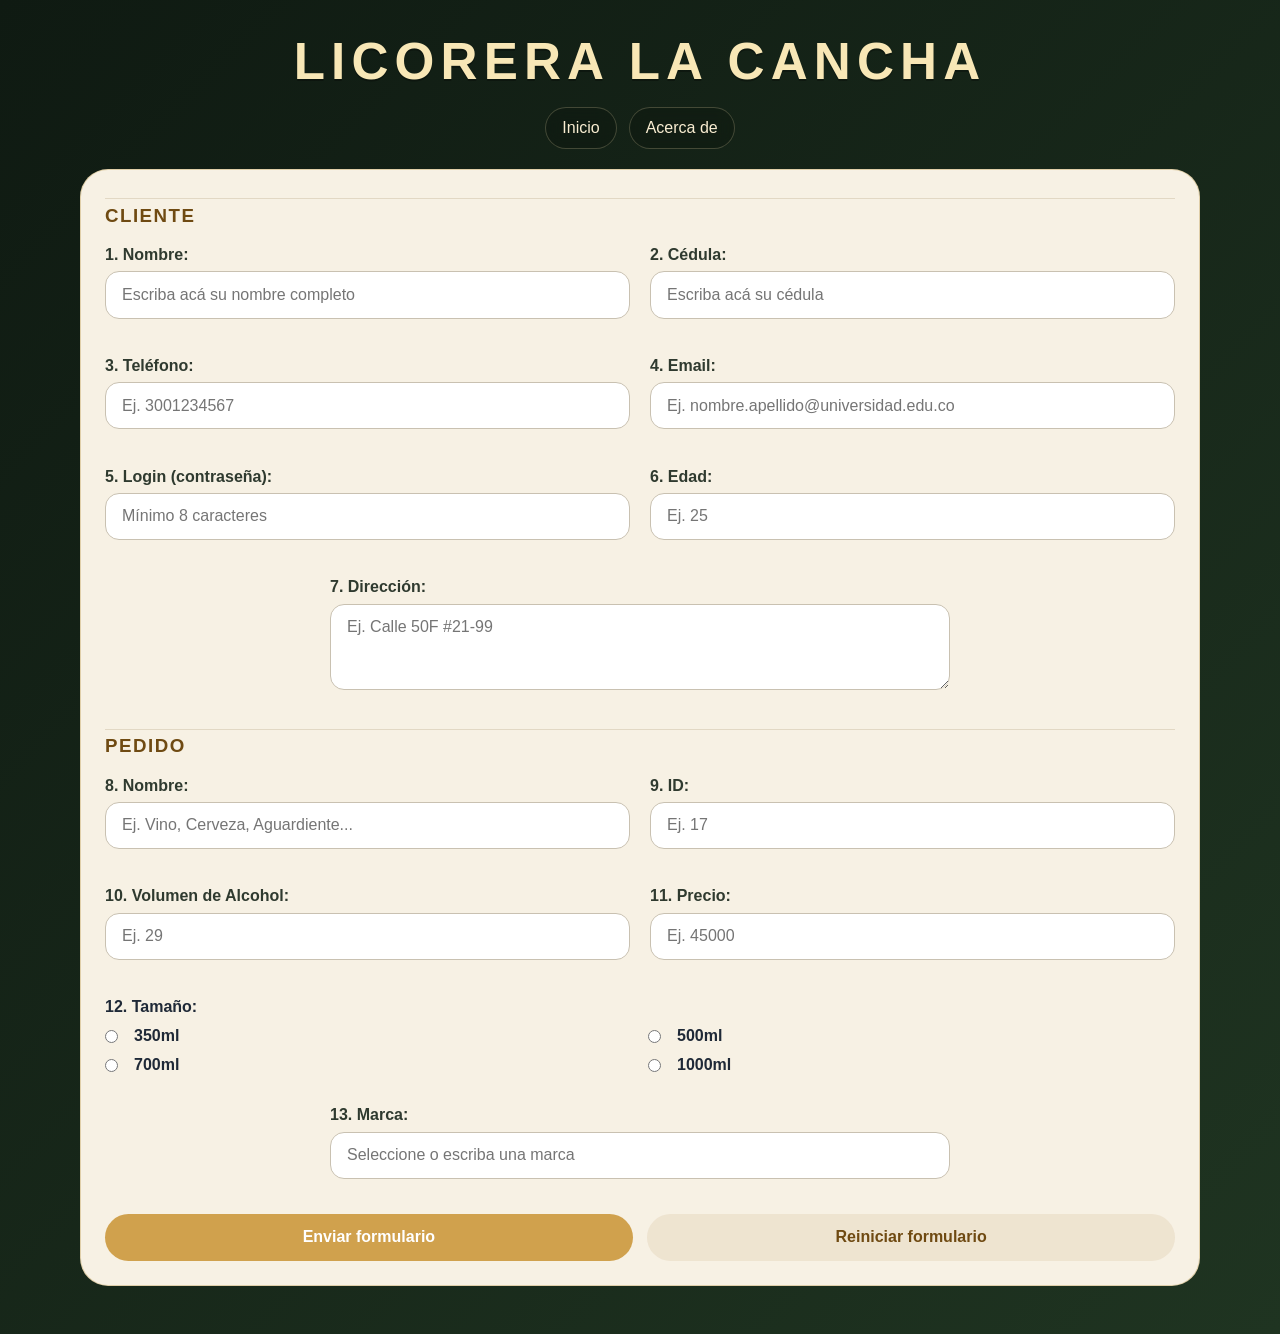
<file: Trabajo1/index.html>
<!DOCTYPE html>
<html lang="es">
<!-- Formulario: Licorera La Cancha V_01 -->

<head>
    <meta charset="UTF-8">
    <meta name="viewport" content="width=device-width, initial-scale=1.0">
    <meta name="author" content="Juan Luis Montiel Villalba, Juan Manuel Rodríguez Sánchez">
    <meta name="description" content="Licorera La Cancha, la mejor excusa para compartir con tus amigos">
    <link rel="icon" type="image/svg+xml" href="https://www.svgrepo.com/show/137442/soccer-field.svg">
    <link rel="stylesheet" href="style.css">
    <title>Licorera La Cancha</title>
</head>

<body>

    <h2>LICORERA LA CANCHA</h2>

    <nav>
        <ul>
            <li><a href="index.html">Inicio</a></li>
            <li><a href="about.html">Acerca de</a></li>
        </ul>
    </nav>

    <form id="formulario_n01" name="formularioN01" action="validacion_form.js" novalidate>

        <h3>CLIENTE</h3>

        <p>
            <label for="cliente_nombre">1. Nombre:</label>
            <input type="text" id="cliente_nombre" name="ClienteNombre" placeholder="Escriba acá su nombre completo" 
                size="27" required="on" autocomplete="on" pattern="[A-Za-zÁÉÍÓÚáéíóúÑñ ]{3,}"
                title="El nombre debe contener solo letras y espacios, con un mínimo de 3 caracteres.">
        </p>

        <p>
            <label for="cliente_cedula">2. Cédula:</label>
            <input type="number" id="cliente_cedula" name="ClienteCedula" placeholder="Escriba acá su cédula"
                required="on" autocomplete="on"
                title="La cédula debe tener entre 8 y 11 dígitos numéricos.">
        </p>

        <p>
            <label for="cliente_telefono">3. Teléfono:</label>
            <input type="number" id="cliente_telefono" name="ClienteTelefono"
                placeholder="Ej. 3001234567" size="15" required="on" autocomplete="on"
                title="El teléfono debe tener exactamente 10 dígitos numéricos. Ej: 3001234567">
        </p>

        <p>
            <label for="cliente_email">4. Email:</label>
            <input type="email" id="cliente_email" name="ClienteEmail"
                placeholder="Ej. nombre.apellido@universidad.edu.co" size="32" required="on" autocomplete="on"
                title="Ingrese un correo válido. Ej: nombre.apellido@universidad.edu.co">
        </p>

        <p>
            <label for="cliente_login">5. Login (contraseña):</label>
            <input type="password" id="cliente_login" name="ClienteLogin" title="Mínimo 8 caracteres, incluyendo al menos una letra mayúscula, una letra minúscula y un número" 
                placeholder="Mínimo 8 caracteres" size="20" required="on" autocomplete="on" pattern="(?=.*\d)(?=.*[a-z])(?=.*[A-Z]).{8,}">
        </p>

        <p>
            <label for="cliente_edad">6. Edad:</label>
            <input type="number" id="cliente_edad" name="ClienteEdad" placeholder="Ej. 25" min="18" max="99"
                size="7" required="on" autocomplete="on"
                title="La edad debe ser un número entero entre 18 y 99.">
        </p>

        <p>
            <label for="cliente_direccion">7. Dirección:</label>
            <textarea id="cliente_direccion" name="ClienteDireccion" placeholder="Ej. Calle 50F #21-99" 
            cols="25" rows="2" required="on" autocomplete="on"
            title="La dirección debe tener 15 y 80 caracteres. Ej: Calle 50F #21-99"
            minlength="15" maxlength="80"></textarea>
        </p>

        <h3>PEDIDO</h3>

        <p>
            <label for="pedido_nombre">8. Nombre:</label>
            <input type="text" id="pedido_nombre" name="PedidoNombre"
                placeholder="Ej. Vino, Cerveza, Aguardiente..." size="27" required="on" autocomplete="on"
                minlength="4" pattern=".{4,}"
                title="El nombre del producto debe tener al menos 4 caracteres.">
        </p>

        <p>
            <label for="pedido_id">9. ID:</label>
            <input type="number" id="pedido_id" name="PedidoId" placeholder="Ej. 17"
                min="1" max="100" required="on" autocomplete="on"
                title="El ID debe ser un número entero entre 1 y 100.">
        </p>

        <p>
            <label for="pedido_volumen_alcohol">10. Volumen de Alcohol:</label>
            <input type="number" id="pedido_volumen_alcohol" name="PedidoVolumenAlcohol" placeholder="Ej. 29"
                min="0" max="100" size="5" required="on" autocomplete="on"
                title="El volumen de alcohol debe ser un número entero entre 0 y 100.">
        </p>

        <p>
            <label for="pedido_precio">11. Precio:</label>
            <input type="number" id="pedido_precio" name="PedidoPrecio" placeholder="Ej. 45000"
                min="1000" max="500000" required="on" autocomplete="on"
                title="El precio debe ser un número entre 1.000 y 500.000.">
        </p>

        <p class="grupo-tamano">
            <label>12. Tamaño:</label><br>
            <input type="radio" id="pedido_tamano_350" name="PedidoTamano" value="350ml" required
                title="Debe seleccionar un tamaño: 350ml, 500ml, 700ml o 1000ml.">
            <label for="pedido_tamano_350">350ml</label>
            <input type="radio" id="pedido_tamano_500" name="PedidoTamano" value="500ml"
                title="Debe seleccionar un tamaño: 350ml, 500ml, 700ml o 1000ml.">
            <label for="pedido_tamano_500">500ml</label>
            <input type="radio" id="pedido_tamano_700" name="PedidoTamano" value="700ml"
                title="Debe seleccionar un tamaño: 350ml, 500ml, 700ml o 1000ml.">
            <label for="pedido_tamano_700">700ml</label>
            <input type="radio" id="pedido_tamano_1000" name="PedidoTamano" value="1000ml"
                title="Debe seleccionar un tamaño: 350ml, 500ml, 700ml o 1000ml.">
            <label for="pedido_tamano_1000">1000ml</label>
        </p>

        <p>
            <label for="pedido_marca">13. Marca:</label>
            <input type="text" id="pedido_marca" name="PedidoMarca" placeholder="Seleccione o escriba una marca"
                size="27" required autocomplete="off" list="lista_marcas"
                maxlength="30" pattern=".{1,30}"
                title="La marca puede tener hasta 30 caracteres.">
                <datalist id="lista_marcas">
                <option value="Pilsen">Pilsen</option>
                <option value="Smirnoff">Smirnoff</option>
                <option value="Don Julio">Don Julio</option>
                <option value="Gato Negro">Gato Negro</option>
                <option value="Buchanan's">Buchanan's</option>
                <option value="Club Colombia">Club Colombia</option>
                <option value="Johnnie Walker">Johnnie Walker</option>
            </datalist>
        </p>

        <p>
            <button type="submit">Enviar formulario</button>
            <button type="reset">Reiniciar formulario</button>
        </p>

    </form>

    <script src="validacion_form.js"></script>

</body>

</html>
</file>
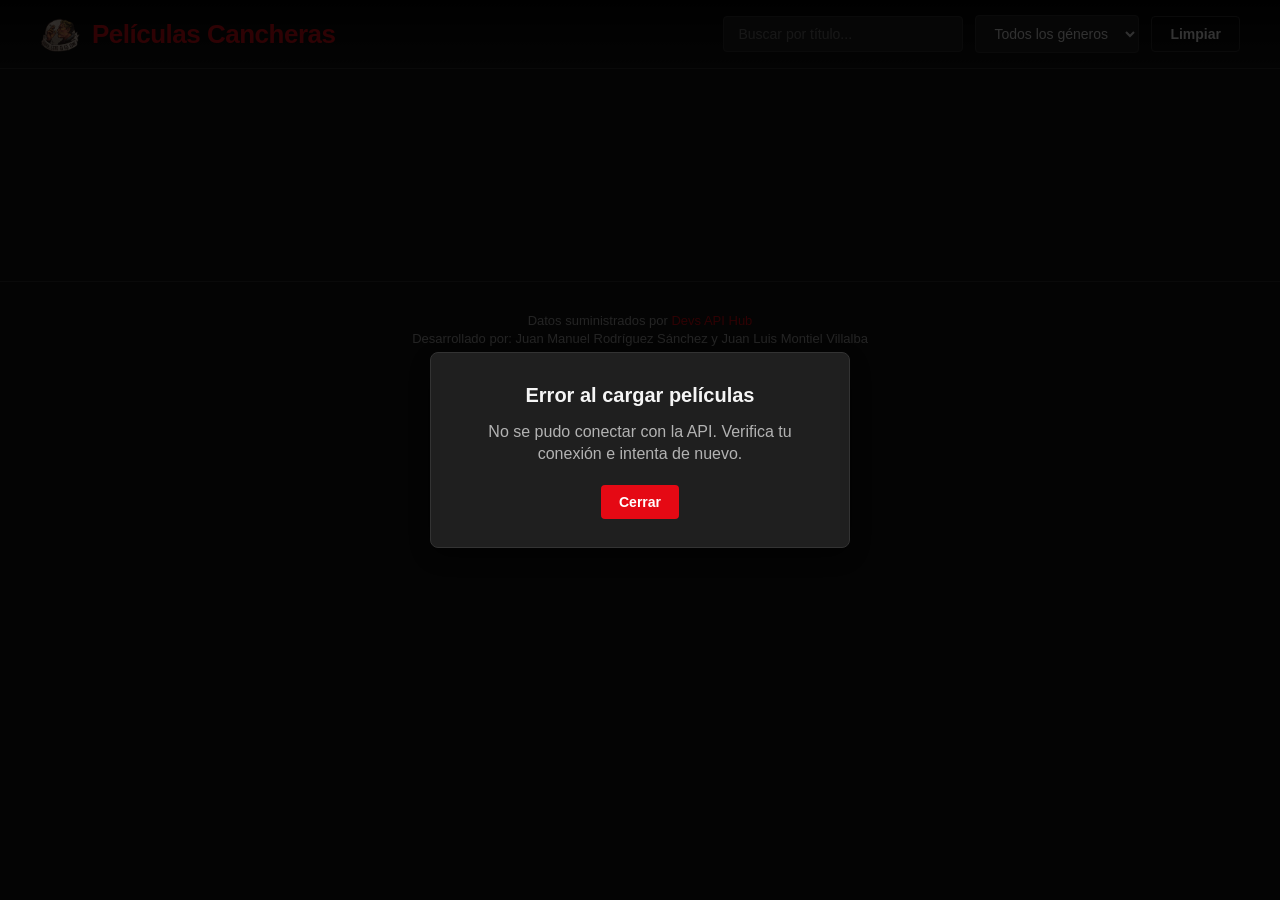
<file: Trabajo3/proyecto/index.html>
<!DOCTYPE html>
<html lang="es">

<head>
    <meta charset="UTF-8" />
    <meta name="viewport" content="width=device-width, initial-scale=1.0" />
    <title>Películas Cancheras - Catálogo</title>
    <link rel="stylesheet" href="css/styles.css" />
    <meta name="author" content="Juan Luis Montiel Villalba, Juan Manuel Rodríguez Sánchez">
    <meta name="description" content="Películas Cancheras para todos los cinefilos.">
    <link rel="icon" type="image/png" href="assets/logo.png">
</head>

<body>
    <!-- Navbar -->
    <header id="navbar"></header>

    <main class="container">
        <div id="status" class="status" role="status" aria-live="polite"></div>

        <section id="catalog" class="catalog" aria-label="Catálogo de películas"></section>

        <nav id="pagination" class="pagination" aria-label="Paginación"></nav>
    </main>

    <div id="modal" class="modal" role="dialog" aria-hidden="true"></div>

    <footer class="footer">
        <p>Datos suministrados por <a href="https://devsapihub.com/docs/api-movies" target="_blank" rel="noopener">Devs
                API Hub</a></p>
        <p>Desarrollado por: Juan Manuel Rodríguez Sánchez y Juan Luis Montiel Villalba</a></p>
    </footer>

    <!-- Módulos JS -->
    <script src="js/services/api.js"></script>
    <script src="js/components/navbar.js"></script>
    <script src="js/components/card.js"></script>
    <script src="js/components/modal.js"></script>
    <script src="js/views/home.js"></script>
    <script src="js/main.js"></script>
</body>

</html>
</file>
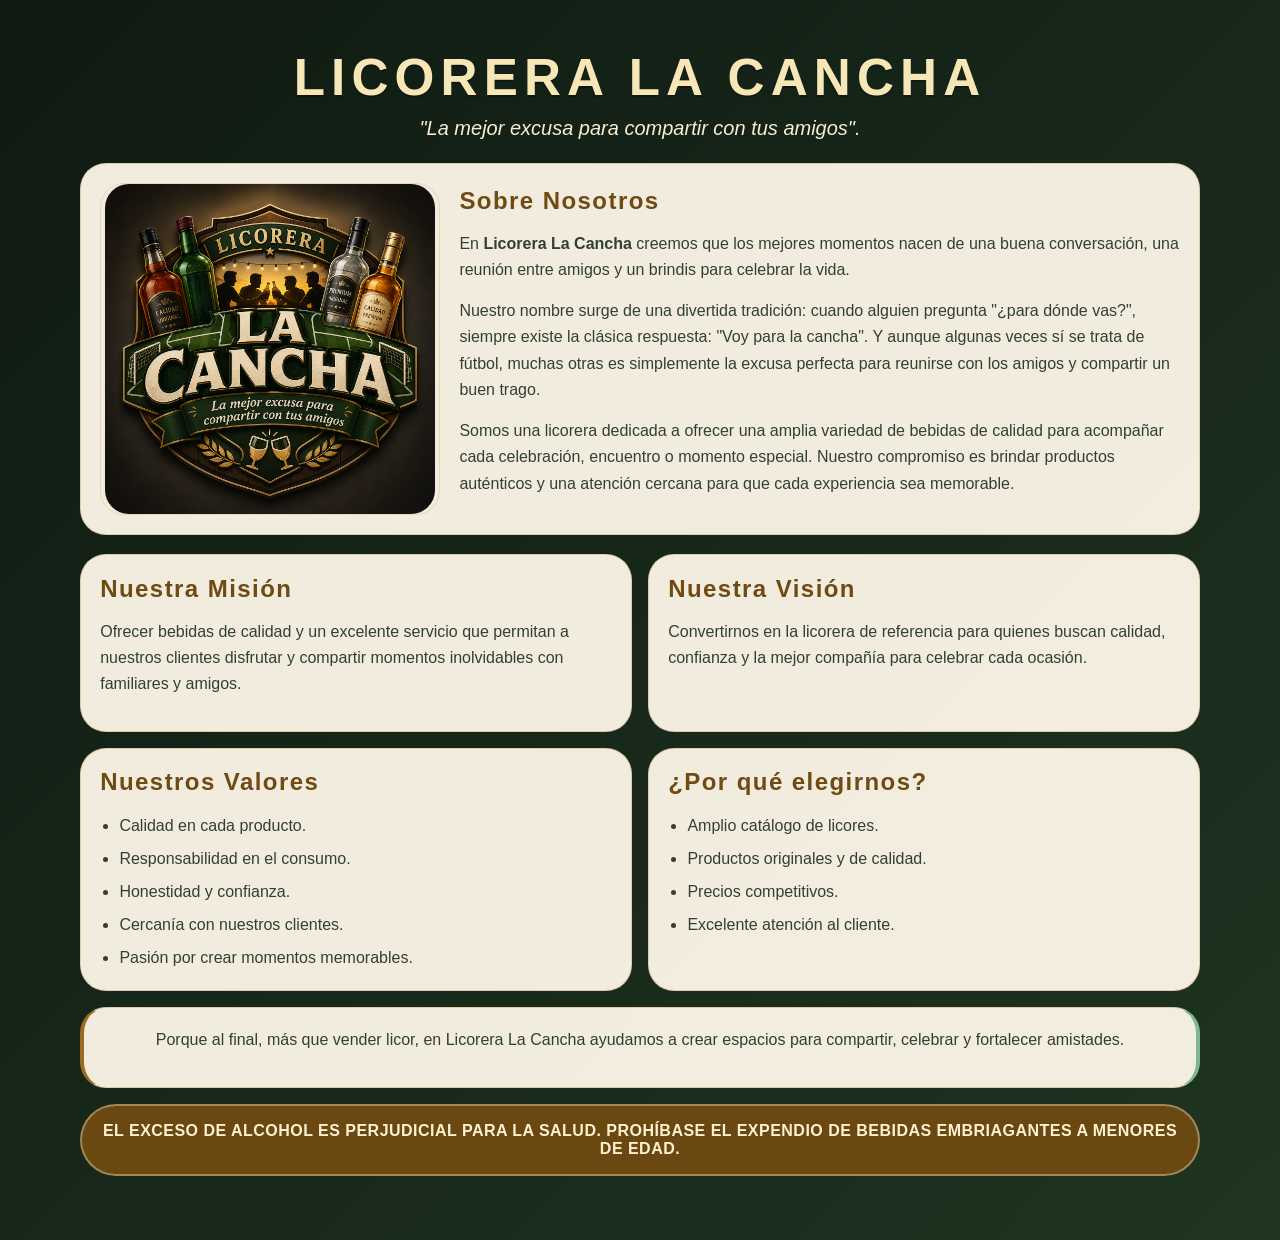
<file: Trabajo1/about.html>
<!DOCTYPE html>
<html lang="es">
<!-- Sobre Nosotros: Licorera La Cancha V_01 -->

<head>
    <meta charset="UTF-8">
    <meta name="viewport" content="width=device-width, initial-scale=1.0">
    <meta name="author" content="Juan Luis Montiel Villalba, Juan Manuel Rodríguez Sánchez">
    <meta name="description" content="Licorera La Cancha, la mejor excusa para compartir con tus amigos">
    <link rel="icon" type="image/svg+xml" href="https://www.svgrepo.com/show/137442/soccer-field.svg">
    <link rel="stylesheet" href="style.css">
    <title>Acerca de</title>
</head>

<body class="about-page">

    <main class="about-layout">
        <header class="about-hero">
            <h1><a href="index.html">Licorera La Cancha</a></h1>
            <p class="about-slogan">"La mejor excusa para compartir con tus amigos".</p>
        </header>

        <section class="about-intro about-panel">
            <figure class="about-media">
                <img src="img/logo_licorera.png" width="330" alt="Logo Licorera La Cancha">
            </figure>

            <div class="about-copy">
                <h2>Sobre Nosotros</h2>

                <p>
                    En <b>Licorera La Cancha</b> creemos que los mejores momentos nacen de una buena conversación,
                    una reunión entre amigos y un brindis para celebrar la vida.
                </p>

                <p>
                    Nuestro nombre surge de una divertida tradición: cuando alguien pregunta
                    "¿para dónde vas?", siempre existe la clásica respuesta:
                    "Voy para la cancha". Y aunque algunas veces sí se trata de fútbol,
                    muchas otras es simplemente la excusa perfecta para reunirse con los amigos
                    y compartir un buen trago.
                </p>

                <p>
                    Somos una licorera dedicada a ofrecer una amplia variedad de bebidas de calidad
                    para acompañar cada celebración, encuentro o momento especial.
                    Nuestro compromiso es brindar productos auténticos y una atención cercana
                    para que cada experiencia sea memorable.
                </p>
            </div>
        </section>

        <section class="about-grid">
            <article class="about-panel about-card">
                <h2>Nuestra Misión</h2>
                <p>
                    Ofrecer bebidas de calidad y un excelente servicio que permitan a nuestros clientes
                    disfrutar y compartir momentos inolvidables con familiares y amigos.
                </p>
            </article>

            <article class="about-panel about-card">
                <h2>Nuestra Visión</h2>
                <p>
                    Convertirnos en la licorera de referencia para quienes buscan calidad,
                    confianza y la mejor compañía para celebrar cada ocasión.
                </p>
            </article>

            <article class="about-panel about-card">
                <h2>Nuestros Valores</h2>
                <ul>
                    <li>Calidad en cada producto.</li>
                    <li>Responsabilidad en el consumo.</li>
                    <li>Honestidad y confianza.</li>
                    <li>Cercanía con nuestros clientes.</li>
                    <li>Pasión por crear momentos memorables.</li>
                </ul>
            </article>

            <article class="about-panel about-card">
                <h2>¿Por qué elegirnos?</h2>
                <ul>
                    <li>Amplio catálogo de licores.</li>
                    <li>Productos originales y de calidad.</li>
                    <li>Precios competitivos.</li>
                    <li>Excelente atención al cliente.</li>
                </ul>
            </article>
        </section>

        <section class="about-panel about-closing">
            <p>
                Porque al final, más que vender licor, en Licorera La Cancha ayudamos a crear
                espacios para compartir, celebrar y fortalecer amistades.
            </p>
        </section>

        <aside class="about-warning" aria-label="Aviso de consumo responsable">
            <strong>EL EXCESO DE ALCOHOL ES PERJUDICIAL PARA LA SALUD. PROHÍBASE EL EXPENDIO DE BEBIDAS EMBRIAGANTES A MENORES DE EDAD.</strong>
        </aside>
    </main>

</body>

</html>
</file>
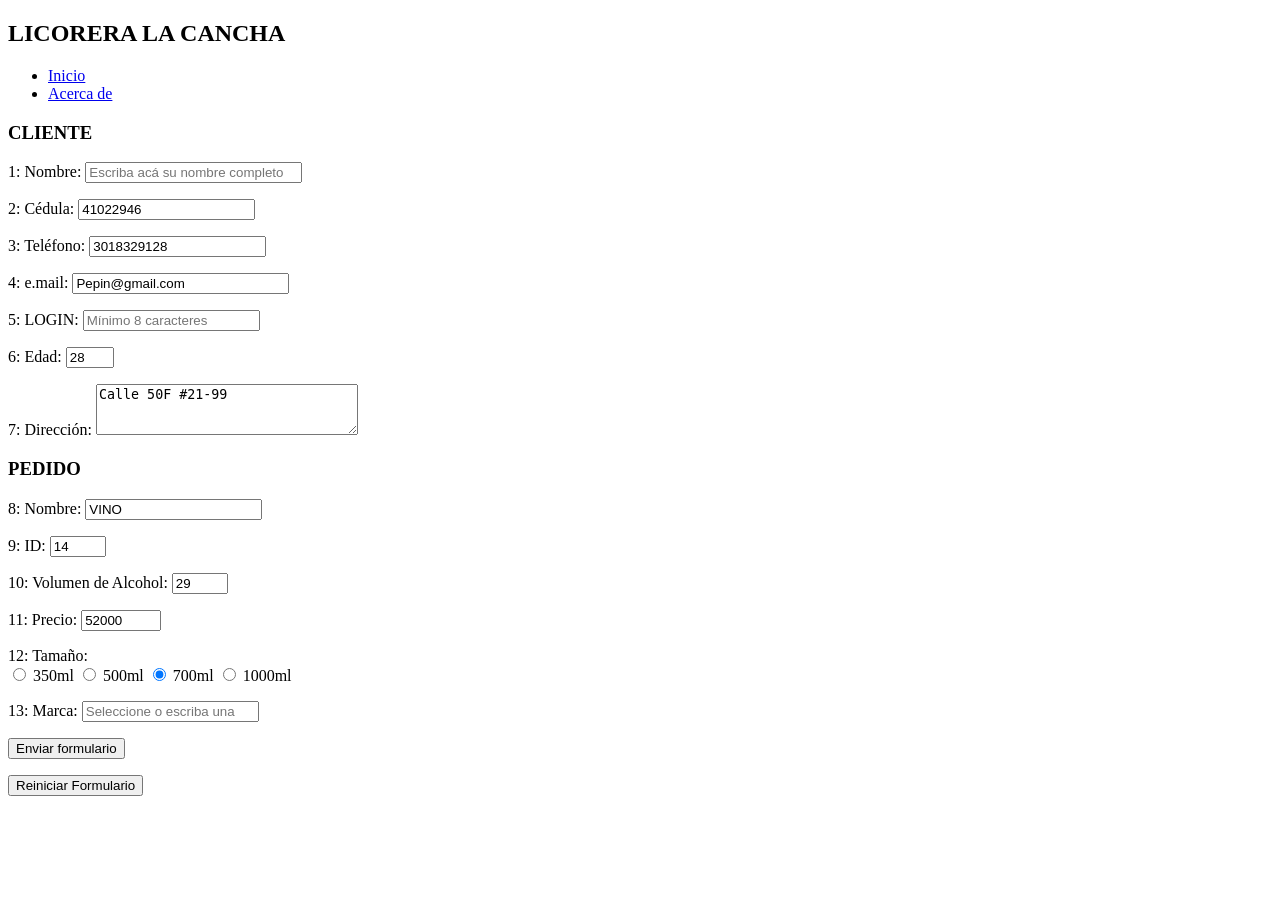
<file: Trabajo1/index..html>
<!DOCTYPE html>
<html lang="es">
<!-- Formulario: Licorera La Cancha V_01 -->

<head>
    <meta charset="UTF-8">
    <meta name="viewport" content="width=device-width, initial-scale=1.0">


    <meta name="author" content="Nombre del Autor(ES)">
    <meta name="description" content="Licorera La Cancha, la mejor excusa para compartir con tus amigos">


    <title>Licorería La Cancha</title>
</head>

<body>

    <h2>LICORERA LA CANCHA</h2>

    <nav>
        <ul>
            <li><a href="index.html">Inicio</a></li>
            <!-- Debe incluir un enlace a una segunda página web que muestre un about -->
            <li><a href="about.html">Acerca de</a></li>
        </ul>
    </nav>

    <form name="formulario_licorera" action="procesar_formulario_licorera.js">


        <h3>CLIENTE</h3>


        <p>
            <label for="cliente_nombre">1: Nombre:</label>
            <input type="text" id="cliente_nombre" placeholder="Escriba acá su nombre completo" size="25" required>
        </p>


        <p>
            <label for="cliente_cedula">2: Cédula:</label>
            <input type="input" id="cliente_cedula" name="ClienteCedula" value="41022946" min="1000000" max="99999999"
                required>
        </p>


        <p>
            <label for="cliente_telefono">3: Teléfono:</label>
            <input type="number" id="cliente_telefono" name="ClienteTelefono" value="3018329128"
                placeholder="Ej. 3001234567" size="15" required>
        </p>


        <p>
            <label for="cliente_email">4: e.mail:</label>
            <input type="email" id="cliente_email" name="ClienteEmail" value="Pepin@gmail.com"
                placeholder="Ej. nombre@correo.com" size="25" required>
        </p>


        <p>
            <label for="cliente_login">5: LOGIN:</label>
            <input type="password" id="cliente_login" name="ClienteLogin" placeholder="Mínimo 8 caracteres" size="20"
                required>
        </p>


        <p>
            <label for="cliente_edad">6: Edad:</label>
            <input type="number" id="cliente_edad" name="ClienteEdad" value="28" placeholder="Ej. 25" min="18" max="99"
                size="5" required>
        </p>


        <p>
            <label for="cliente_direccion">7: Dirección:</label>
            <textarea name="ClienteDireccion" id="cliente_direccion" cols="30" rows="3">Calle 50F #21-99</textarea>
        </p>


        <h3>PEDIDO</h3>


        <p>
            <label for="pedido_nombre">8: Nombre:</label>
            <input type="text" id="pedido_nombre" name="PedidoNombre" value="VINO"
                placeholder="Ej. VINO, AGUARDIENTE..." size="20" required>
        </p>


        <p>
            <label for="pedido_id">9: ID:</label>
            <input type="number" id="pedido_id" name="PedidoId" value="14" min="1" max="100">
        </p>


        <p>
            <label for="pedido_volumen_alcohol">10: Volumen de Alcohol:</label>
            <input type="number" id="pedido_volumen_alcohol" name="PedidoVolumenAlcohol" value="29" placeholder="Ej. 29"
                min="0" max="100" size="5" required>
        </p>


        <p>
            <label for="pedido_precio">11: Precio:</label>
            <input type="number" id="pedido_precio" name="PedidoPrecio" value="52000" min="1000" max="500000">
        </p>


        <p>
            <label>12: Tamaño:</label><br>
            <input type="radio" id="pedido_tamano_350" name="PedidoTamano" value="350ml">
            <label for="pedido_tamano_350">350ml</label>
            <input type="radio" id="pedido_tamano_500" name="PedidoTamano" value="500ml">
            <label for="pedido_tamano_500">500ml</label>
            <input type="radio" id="pedido_tamano_700" name="PedidoTamano" value="700ml" checked>
            <label for="pedido_tamano_700">700ml</label>
            <input type="radio" id="pedido_tamano_1000" name="PedidoTamano" value="1000ml">
            <label for="pedido_tamano_1000">1000ml</label>
        </p>

        <p>
            <label for="pedido_marca">13: Marca:</label>
            <input type="text" id="pedido_marca" name="PedidoMarca" placeholder="Seleccione o escriba una marca"
                size="20" autocomplete="off" list="lista_marcas">
            <datalist id="lista_marcas">
                <option value="Gato Negro">Gato Negro</option>
                <option value="Concha y Toro">Concha y Toro</option>
                <option value="Santa Helena">Santa Helena</option>
                <option value="Casillero del Diablo">Casillero del Diablo</option>
            </datalist>
        </p>

        <p>
            <label for="boton_enviar"></label>
            <input type="submit" id="boton_enviar" value="Enviar formulario" formtarget="_blank">
        </p>
        <p>
            <label for="boton_reiniciar"></label>
            <input type="reset" id="boton_reiniciar" value="Reiniciar Formulario">
        </p>

    </form>



</body>

</html>
</file>
<file: Trabajo1/style.css>
/* CSS Licorera La Cancha (basado en tutorial de FalconMasters) */

:root {
	--fondo-1: #0f1a12;
	--fondo-2: #1f3421;
	--panel: #f7f1e4;
	--panel-borde: rgba(182, 143, 59, 0.35);
	--texto: #1f2937;
	--muted: #6b7280;
	--primario: #9b6b1f;
	--primario-oscuro: #6f4a12;
	--ok: #1f8f4d;
	--ok-fondo: rgba(31, 143, 77, 0.08);
	--error: #c13c2c;
	--error-fondo: rgba(193, 60, 44, 0.08);
}

* {
	box-sizing: border-box;
}

body {
	margin: 0;
	min-height: 100vh;
	padding: 2rem 1rem 3rem;
	font-family: Arial, Helvetica, sans-serif;
	color: var(--texto);
	background:
		linear-gradient(135deg, var(--fondo-1), var(--fondo-2));
}

body::before {
	content: '';
	position: fixed;
	inset: 0;
	pointer-events: none;
	background-image:
		linear-gradient(rgba(255, 255, 255, 0.02) 1px, transparent 1px),
		linear-gradient(90deg, rgba(255, 255, 255, 0.02) 1px, transparent 1px);
	background-size: 44px 44px;
	opacity: 0.18;
}

h2,
h3,
nav,
form {
	position: relative;
	z-index: 1;
}

h2 {
	margin: 0 0 1rem;
	text-align: center;
	color: #f8e7b6;
	letter-spacing: 0.12em;
	text-shadow: 0 2px 0 rgba(0, 0, 0, 0.28);
}

body:not(.about-page) > h2 {
	font-size: clamp(1.5rem, 4vw, 3.4rem);
}

nav {
	max-width: 1120px;
	margin: 0 auto 1.25rem;
}

nav ul {
	list-style: none;
	display: flex;
	justify-content: center;
	gap: 0.75rem;
	padding: 0;
	margin: 0;
	flex-wrap: wrap;
}

nav a {
	display: inline-flex;
	align-items: center;
	justify-content: center;
	padding: 0.7rem 1rem;
	border: 1px solid rgba(248, 231, 182, 0.22);
	border-radius: 999px;
	color: #f9edd1;
	text-decoration: none;
	background: rgba(0, 0, 0, 0.14);
	backdrop-filter: blur(8px);
}

nav a:hover {
	background: rgba(155, 107, 31, 0.34);
	border-color: rgba(248, 231, 182, 0.45);
}

form {
	max-width: 1120px;
	margin: 0 auto;
	padding: 1.5rem;
	border: 1px solid var(--panel-borde);
	border-radius: 28px;
	background: var(--panel);
	box-shadow: var(--sombra);
	display: grid;
	grid-template-columns: repeat(2, minmax(0, 1fr));
	gap: 1rem 1.25rem;
}

form h3,
form > p:last-child,
form > .grupo-tamano {
	grid-column: 1 / -1;
}

form h3 {
	margin: 0.25rem 0 0;
	padding-top: 0.35rem;
	color: var(--primario-oscuro);
	border-top: 1px solid rgba(111, 74, 18, 0.15);
	letter-spacing: 0.08em;
}

form > p {
	margin: 0;
	padding: 0.2rem 0 1.2rem;
	border: 0;
	border-radius: 0;
	background: transparent;
	display: flex;
	flex-direction: column;
	gap: 0.45rem;
	position: relative;
}

form > p:not(.grupo-tamano) > label {
	font-weight: 700;
	color: #2f3a2f;
}

form > p > input,
form > p > textarea {
	width: 100%;
	padding: 0.85rem 1rem;
	border: 1px solid #c9c1b1;
	border-radius: 14px;
	background: #fff;
	color: var(--texto);
	font: inherit;
	outline: none;
	transition: border-color 0.2s ease, background 0.2s ease;
}

form > p > textarea {
	resize: vertical;
	min-height: 86px;
}

form > p > input:focus,
form > p > textarea:focus {
	border-color: var(--primario);
}

form > p.campo-ok > input,
form > p.campo-ok > textarea {
	border-color: var(--ok);
}

form > p.campo-error > input,
form > p.campo-error > textarea {
	border-color: var(--error);
}

form > p.campo-ok {
	border-color: transparent;
}

form > p.campo-error {
	border-color: transparent;
}

form > p.campo-ok > input,
form > p.campo-ok > textarea,
form > p.campo-error > input,
form > p.campo-error > textarea {
	padding-right: 3rem;
}

form > p.campo-ok::before,
form > p.campo-error::before {
	position: absolute;
	right: 1rem;
	top: 2.15rem;
	width: 1.75rem;
	height: 1.75rem;
	border-radius: 999px;
	display: inline-flex;
	align-items: center;
	justify-content: center;
	font-weight: 700;
	color: #fff;
}

form > p.campo-ok::before {
	content: '✓';
	background: var(--ok);
}

form > p.campo-error::before {
	content: '✕';
	background: var(--error);
}

form > p.campo-ok::after,
form > p.campo-error::after {
	content: attr(data-error);
	position: static;
	left: 1rem;
	right: 1rem;
	font-size: 0.84rem;
	line-height: 1.3;
	padding-right: 3rem;
}

form > p.campo-ok::after {
	color: var(--ok);
}

form > p.campo-error::after {
	color: var(--error);
}

form > p.grupo-tamano {
	padding-bottom: 0.8rem;
	display: grid;
	grid-template-columns: auto minmax(0, 1fr) auto minmax(0, 1fr);
	gap: 0.7rem 1rem;
	align-items: start;
	grid-column: 1 / -1;
}

form > p.grupo-tamano > label:first-child {
	grid-column: 1 / -1;
	display: block;
	margin-bottom: 0;
}

form > p.grupo-tamano > br {
	display: none;
}

form > p.grupo-tamano > input[type="radio"] {
	width: auto;
	accent-color: var(--primario);
	margin: 0;
	justify-self: end;
	align-self: center;
}

form > p.grupo-tamano > label[for^="pedido_tamano_"] {
	display: inline-flex;
	align-items: center;
	justify-content: flex-start;
	margin: 0;
	font-weight: 600;
	grid-column: auto;
}

form > p.grupo-tamano > input[type="radio"] + label[for^="pedido_tamano_"] {
	grid-column: span 1;
}

form > p.grupo-tamano.campo-ok,
form > p.grupo-tamano.campo-error {
	padding-bottom: 0.8rem;
}

form > p:nth-of-type(7),
form > p:nth-of-type(13) {
	grid-column: 1 / -1;
	justify-self: center;
	width: min(100%, 620px);
}

form > p:nth-of-type(7) textarea,
form > p:nth-of-type(13) input {
	width: 100%;
}

form > p.grupo-tamano > label:first-child {
	font-weight: 700;
}

form > p:last-child {
	display: grid;
	grid-template-columns: repeat(2, minmax(0, 1fr));
	gap: 0.9rem;
	justify-content: stretch;
	padding: 0;
	border: 0;
	background: transparent;
}

button {
	appearance: none;
	border: 0;
	border-radius: 999px;
	padding: 0.9rem 1.35rem;
	font: inherit;
	font-weight: 700;
	cursor: pointer;
}

button[type="submit"] {
	color: #fff;
	background: #d0a14d;
}

button[type="reset"] {
	color: var(--primario-oscuro);
	background: rgba(155, 107, 31, 0.1);
}

form > p:last-child button {
	width: 100%;
}

body.about-page {
	background:
		linear-gradient(135deg, var(--fondo-1), var(--fondo-2));
	color: #f7ebc7;
}

body.about-page::before {
	background-image:
		linear-gradient(rgba(255, 255, 255, 0.02) 1px, transparent 1px),
		linear-gradient(90deg, rgba(255, 255, 255, 0.02) 1px, transparent 1px);
	background-size: 44px 44px;
	opacity: 0.18;
}

body.about-page h1 {
	margin: 0;
	text-align: center;
	font-size: clamp(2rem, 4vw, 3.5rem);
	letter-spacing: 0.12em;
	text-transform: uppercase;
	color: #f8e7b6;
	text-shadow: 0 2px 0 rgba(0, 0, 0, 0.28);
}

body.about-page h1 a {
	color: inherit;
	text-decoration: none;
}

body.about-page h1 a:hover {
	color: inherit;
}

body.about-page .about-layout {
	width: min(1120px, calc(100% - 2rem));
	margin: 0 auto;
	padding-bottom: 1rem;
}

body.about-page .about-hero {
	padding: 1rem 0 1.4rem;
	text-align: center;
}

body.about-page .about-slogan {
	margin: 0.65rem auto 0;
	font-size: clamp(1rem, 2.1vw, 1.25rem);
	color: #f9edd1;
	font-style: italic;
}

body.about-page .about-panel {
	background: rgba(247, 241, 228, 0.98);
	border: 1px solid var(--panel-borde);
	border-radius: 26px;
	padding: 1.2rem;
	box-shadow: var(--sombra);
	color: var(--texto);
}

body.about-page .about-intro {
	display: grid;
	grid-template-columns: minmax(260px, 340px) minmax(0, 1fr);
	gap: 1.2rem;
	align-items: center;
	margin-bottom: 1.2rem;
}

body.about-page .about-media {
	margin: 0;
	display: flex;
	justify-content: center;
	align-items: center;
	border-radius: 24px;
	overflow: hidden;
	border: 1px solid rgba(182, 143, 59, 0.22);
}

body.about-page .about-media img {
	max-width: 100%;
	height: auto;
	display: block;
	border-radius: 24px;
}

body.about-page .about-copy h2,
body.about-page .about-card h2,
body.about-page .about-closing h2 {
	margin-top: 0;
	text-align: left;
	color: var(--primario-oscuro);
	text-shadow: none;
	letter-spacing: 0.06em;
}

body.about-page .about-copy p,
body.about-page .about-card p,
body.about-page .about-closing p {
	margin: 0 0 0.9rem;
	line-height: 1.65;
	color: #314033;
}

body.about-page .about-grid {
	display: grid;
	grid-template-columns: repeat(2, minmax(0, 1fr));
	gap: 1rem;
	margin-bottom: 1rem;
}

body.about-page .about-card ul {
	margin: 0;
	padding-left: 1.2rem;
	color: #314033;
	line-height: 1.7;
}

body.about-page .about-card li + li {
	margin-top: 0.35rem;
}

body.about-page .about-closing {
	margin-bottom: 1rem;
	text-align: center;
	border-left: 4px solid var(--primario);
	border-right: 4px solid rgba(31, 143, 77, 0.55);
}

body.about-page .about-warning {
	position: relative;
	overflow: hidden;
	padding: 1rem 1.2rem;
	border-radius: 999px;
	border: 2px solid rgba(248, 231, 182, 0.4);
	background: rgba(111, 74, 18, 0.95);
	color: #fff1d0;
	text-align: center;
	font-weight: 800;
	letter-spacing: 0.03em;
	box-shadow: var(--sombra);
}
</file>
<file: Trabajo3/proyecto/css/styles.css>
/* Reset y base */
* {
    box-sizing: border-box;
    margin: 0;
    padding: 0;
}

:root {
    --bg: #141414;
    --bg-elev: #1f1f1f;
    --bg-elev-2: #2a2a2a;
    --text: #f5f5f5;
    --text-muted: #b3b3b3;
    --accent: #e50914;
    --accent-hover: #f6121d;
    --star: #f5c518;
    --border: #333;
    --shadow: 0 8px 24px rgba(0, 0, 0, 0.6);
}

html,
body {
    background: var(--bg);
    color: var(--text);
    font-family: 'Helvetica Neue', Arial, sans-serif;
    min-height: 100vh;
    line-height: 1.4;
}

a {
    color: inherit;
    text-decoration: none;
}

/* Navbar */
.navbar {
    position: sticky;
    top: 0;
    z-index: 100;
    background: linear-gradient(180deg, rgba(0, 0, 0, 0.95) 0%, rgba(20, 20, 20, 0.9) 100%);
    backdrop-filter: blur(10px);
    border-bottom: 1px solid var(--border);
    padding: 14px 40px;
}

.navbar-inner {
    display: flex;
    align-items: center;
    gap: 24px;
    max-width: 1600px;
    margin: 0 auto;
    flex-wrap: wrap;
}

.brand {
    font-size: 26px;
    font-weight: 900;
    color: var(--accent);
    letter-spacing: -0.5px;
    cursor: pointer;
    user-select: none;
    display: flex;
    align-items: center;
    gap: 12px;
}

.brand-logo {
    width: 40px;
    height: 40px;
    object-fit: contain;
    display: block;
    border-radius: 6px;
}

.brand-text {
    line-height: 1;
}

.brand:hover {
    color: var(--accent-hover);
}

.nav-controls {
    display: flex;
    gap: 12px;
    margin-left: auto;
    align-items: center;
    flex-wrap: wrap;
}

.nav-input,
.nav-select {
    background: var(--bg-elev);
    color: var(--text);
    border: 1px solid var(--border);
    padding: 9px 14px;
    border-radius: 4px;
    font-size: 14px;
    outline: none;
    transition: border-color 0.2s, background 0.2s;
}

.nav-input:focus,
.nav-select:focus {
    border-color: var(--accent);
    background: var(--bg-elev-2);
}

.nav-input {
    min-width: 240px;
}

.nav-select {
    cursor: pointer;
}

.nav-btn {
    background: var(--accent);
    color: white;
    border: none;
    padding: 9px 18px;
    border-radius: 4px;
    cursor: pointer;
    font-size: 14px;
    font-weight: 600;
    transition: background 0.2s;
}

.nav-btn:hover {
    background: var(--accent-hover);
}

.nav-btn.secondary {
    background: transparent;
    border: 1px solid var(--border);
}

.nav-btn.secondary:hover {
    background: var(--bg-elev-2);
    border-color: var(--text-muted);
}

/* Contenedor principal */
.container {
    max-width: 1600px;
    margin: 0 auto;
    padding: 32px 40px;
}

.status {
    text-align: center;
    padding: 24px;
    color: var(--text-muted);
    font-size: 16px;
    min-height: 24px;
}

/*  Catálogo grid 5x2 */
.catalog {
    display: grid;
    grid-template-columns: repeat(5, minmax(0, 1fr));
    gap: 16px;
}

/*  Card  */
.card {
    position: relative;
    background: var(--bg-elev);
    border-radius: 6px;
    overflow: hidden;
    box-shadow: var(--shadow);
    transition: transform 0.25s ease, box-shadow 0.25s ease;
    aspect-ratio: 2 / 3;
    cursor: default;
}

.card:hover {
    transform: translateY(-4px) scale(1.015);
    box-shadow: 0 12px 32px rgba(229, 9, 20, 0.35);
    z-index: 2;
}

.card-img {
    width: 100%;
    height: 100%;
    object-fit: cover;
    display: block;
    background: var(--bg-elev-2);
}

.card-year-badge {
    position: absolute;
    top: 8px;
    left: 8px;
    background: rgba(0, 0, 0, 0.75);
    color: var(--text);
    padding: 3px 8px;
    border-radius: 4px;
    font-size: 11px;
    font-weight: 700;
    display: flex;
    align-items: center;
    gap: 6px;
    backdrop-filter: blur(4px);
}

.card-year-badge .stars {
    color: var(--star);
    font-size: 10px;
    letter-spacing: -1px;
}

.card-overlay {
    position: absolute;
    inset: 0;
    background: linear-gradient(180deg, transparent 40%, rgba(0, 0, 0, 0.95) 100%);
    display: flex;
    flex-direction: column;
    justify-content: flex-end;
    padding: 12px;
    opacity: 1;
}

.card-title {
    font-size: 14px;
    font-weight: 700;
    margin-bottom: 6px;
    text-shadow: 0 2px 6px rgba(0, 0, 0, 0.9);
}

.card-desc {
    font-size: 11px;
    color: var(--text-muted);
    display: -webkit-box;
    -webkit-line-clamp: 3;
    -webkit-box-orient: vertical;
    overflow: hidden;
    opacity: 0;
    max-height: 0;
    transition: opacity 0.25s, max-height 0.25s;
}

.card:hover .card-desc {
    opacity: 1;
    max-height: 80px;
}

/* Paginacion */
.pagination {
    display: flex;
    justify-content: center;
    align-items: center;
    gap: 6px;
    margin: 40px 0 20px;
    flex-wrap: wrap;
}

.page-btn {
    background: var(--bg-elev);
    color: var(--text);
    border: 1px solid var(--border);
    padding: 8px 14px;
    border-radius: 4px;
    cursor: pointer;
    font-size: 14px;
    min-width: 40px;
    transition: background 0.2s, border-color 0.2s;
}

.page-btn:hover:not(:disabled) {
    background: var(--bg-elev-2);
    border-color: var(--text-muted);
}

.page-btn.active {
    background: var(--accent);
    border-color: var(--accent);
    font-weight: 700;
}

.page-btn:disabled {
    opacity: 0.4;
    cursor: not-allowed;
}

.page-info {
    color: var(--text-muted);
    font-size: 13px;
    margin: 0 12px;
}

/* Modal */
.modal {
    position: fixed;
    inset: 0;
    background: rgba(0, 0, 0, 0.8);
    display: none;
    align-items: center;
    justify-content: center;
    z-index: 200;
    padding: 20px;
}

.modal.open {
    display: flex;
}

.modal-content {
    background: var(--bg-elev);
    border: 1px solid var(--border);
    border-radius: 8px;
    padding: 28px;
    max-width: 420px;
    text-align: center;
    box-shadow: var(--shadow);
}

.modal-content h3 {
    margin-bottom: 12px;
    font-size: 20px;
}

.modal-content p {
    color: var(--text-muted);
    margin-bottom: 20px;
}

/* Footer */
.footer {
    text-align: center;
    padding: 30px;
    color: var(--text-muted);
    font-size: 13px;
    border-top: 1px solid var(--border);
    margin-top: 40px;
}

.footer a {
    color: var(--accent);
}

.footer a:hover {
    text-decoration: underline;
}

/* Responsive */
@media (max-width: 1280px) {
    .catalog {
        grid-template-columns: repeat(4, 1fr);
    }
}

@media (max-width: 900px) {
    .catalog {
        grid-template-columns: repeat(3, 1fr);
    }

    .container {
        padding: 20px;
    }

    .navbar {
        padding: 12px 20px;
    }

    .nav-input {
        min-width: 160px;
    }
}
</file>
